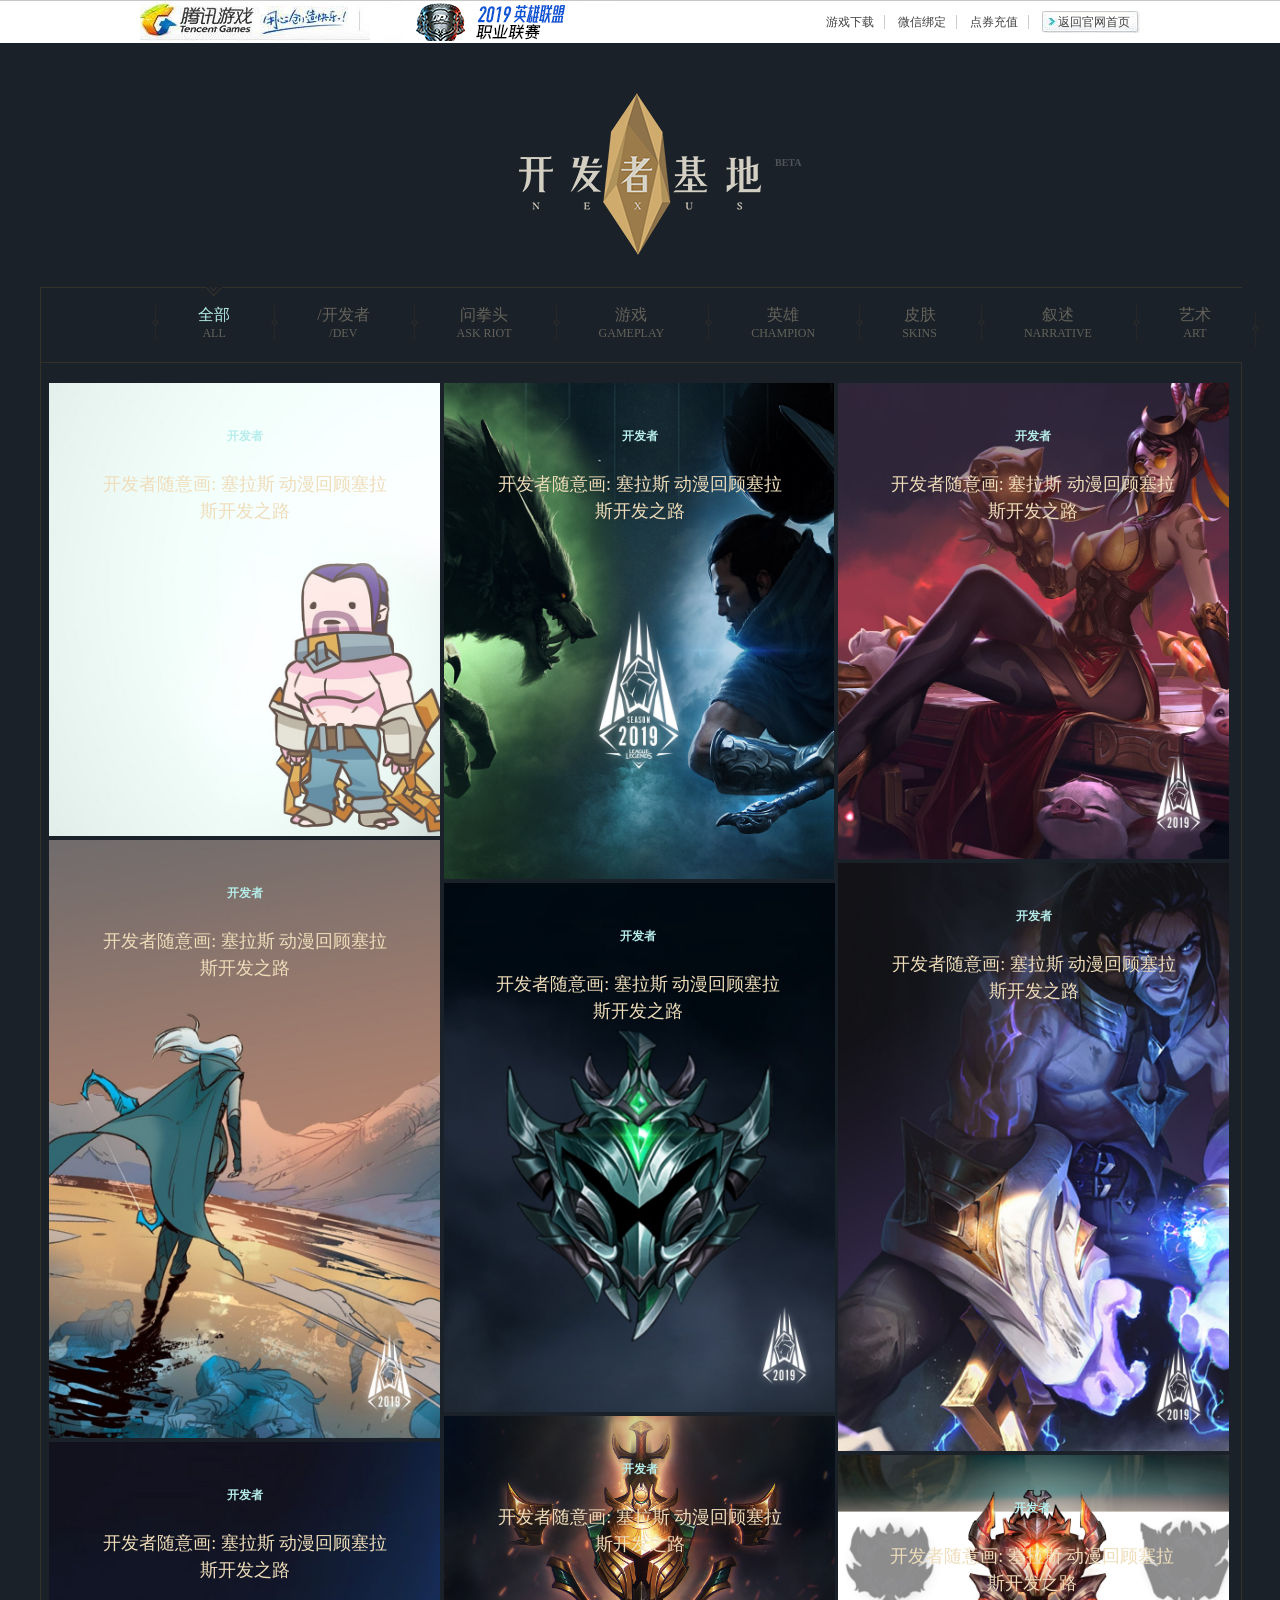
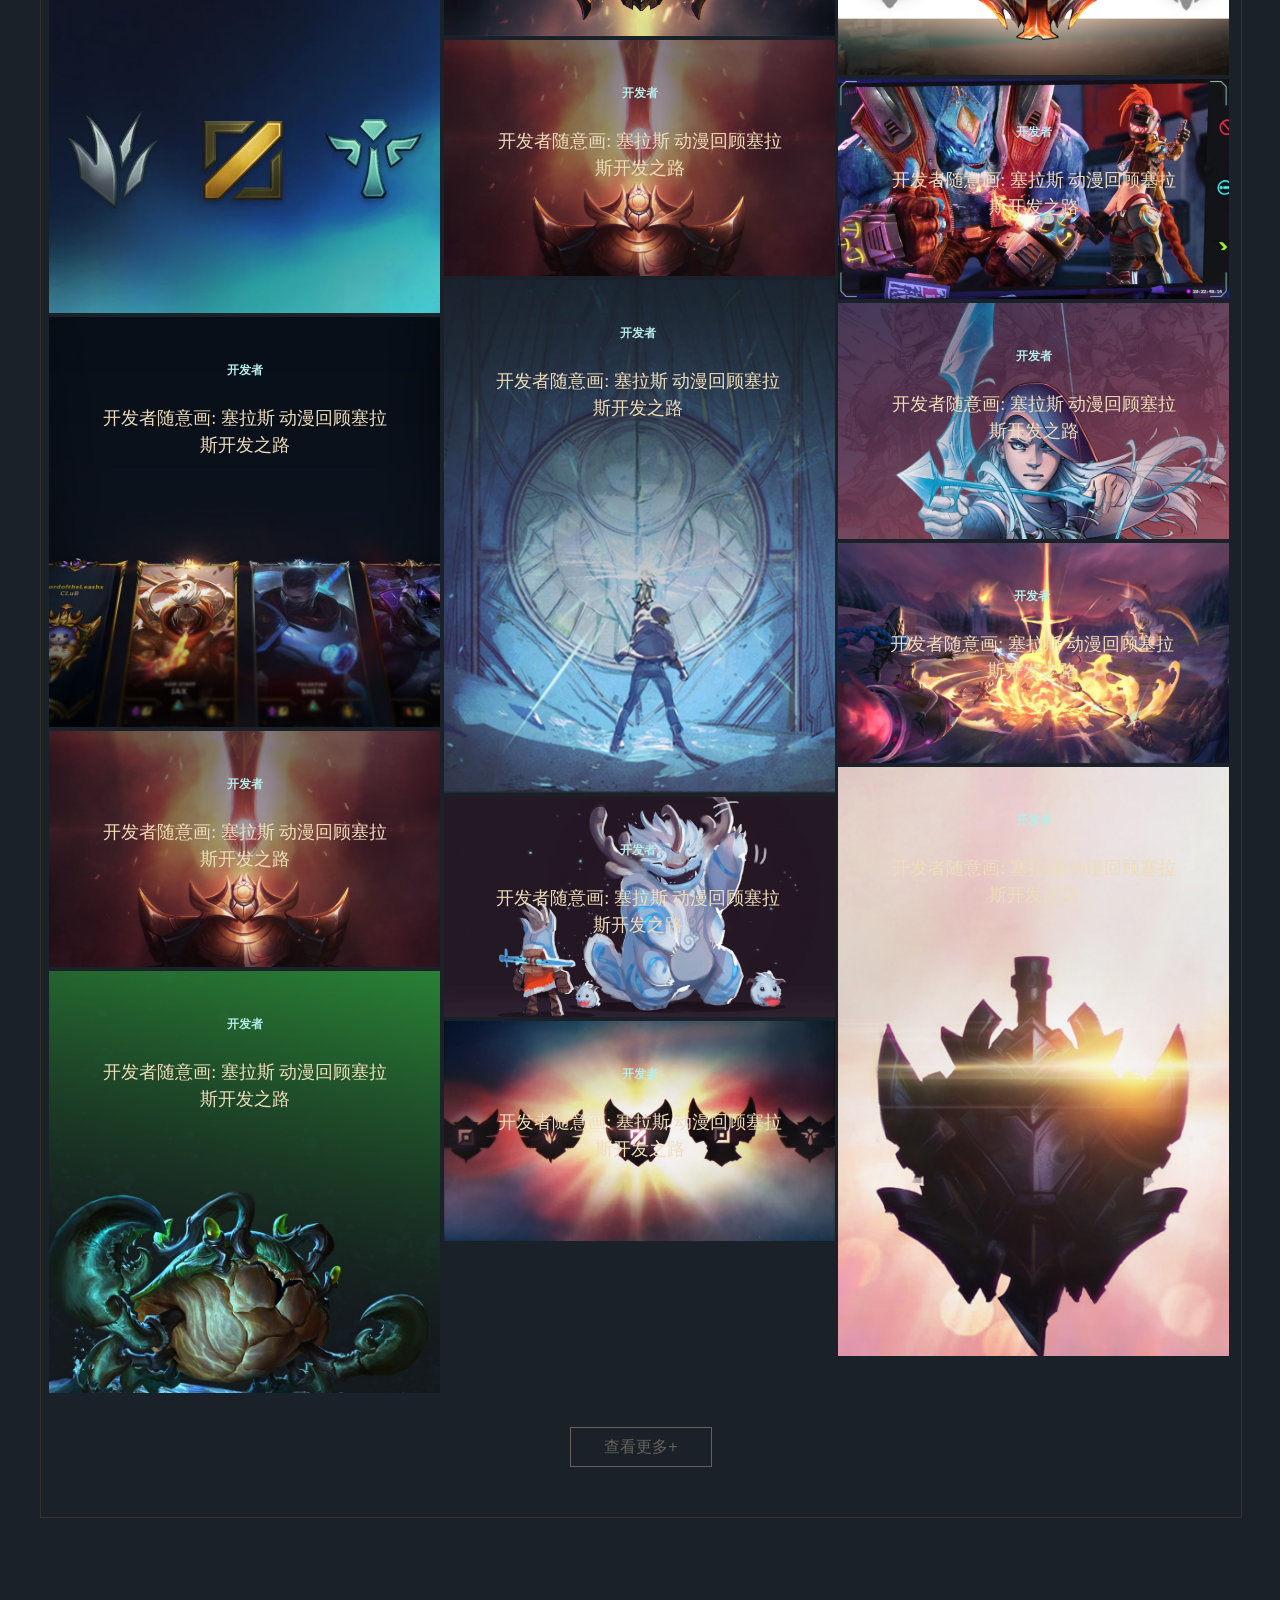
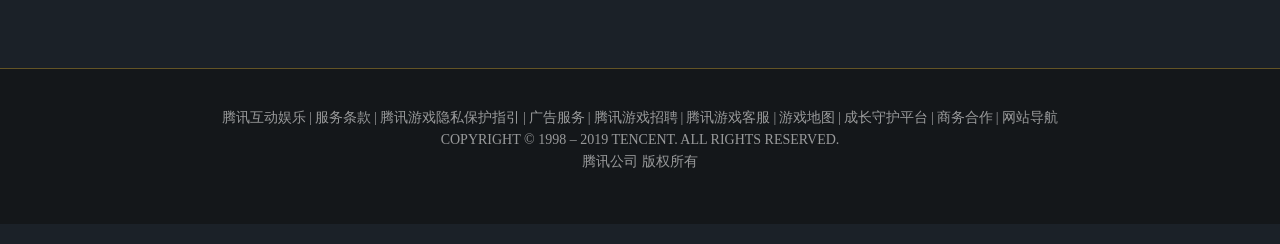
<file: jhh/index.html>
<!DOCTYPE html>
<html lang="en">

<head>
    <meta charset="UTF-8">
    <meta name="viewport" content="width=device-width, initial-scale=1.0 user-scalable=0">
    <meta http-equiv="X-UA-Compatible" content="ie=edge">
    <title>开发者基地</title>
    <link rel="icon" href="favicon.png">
    <link rel="stylesheet" href="css/base.css">
    <link rel="stylesheet" href="css/index.css">
    <script src="js/index.js"></script>
    <script src="js/jquery-1.12.4.js"></script>
</head>

<body>

    <div class="fa">
        <!-- 顶部广告区域 -->
        <div class="top_ban">
            <ul class="top_ban_list clearfix">
                <li class="tx fl"><a href="https://game.qq.com/" target="_blank"></a></li>
                <li class="bs fl"><a href="https://lpl.qq.com/es/lpl/2019/?ADTAG=cooperation.inner.lolwebtop"
                        target="_blank"></a></li>
                <li class="list fr">
                    <a href="https://lol.qq.com/download.shtml" target="_blank">游戏下载</a>
                    <a href="https://lol.qq.com/act/a20180607wechatbinding/index.html" target="_blank">微信绑定</a>
                    <a href="https://lol.qq.com/comm-htdocs/pay/new_index.htm?t=lol" target="_blank">点券充值</a>
                    <p>
                        <a href="https://lol.qq.com/" target="_blank">返回官网首页</a>
                    </p>
                </li>
            </ul>
        </div>

        <!-- 中间主体内容 -->
        <div class="max_body">
            <!-- 开发者基地 -->
            <div class="header_bar">
                <a href="https://lol.qq.com/nexus/pc/detail/jack.html?iDesignId=13&iProdId=285960" target="_blank"><span>BETA</span></a>
            </div>

            <!-- 主体部分 -->
            <div class="g_main">
                <!-- 导航部分 -->
                <div class="g_main_nav">
                    <ul class="g_main_nav_ul">
                        <li class="g_main_nav_ul_li new"><i></i>全部<span>ALL</span></li>
                        <li class="g_main_nav_ul_li"><i></i>/开发者<span>/DEV</span></li>
                        <li class="g_main_nav_ul_li"><i></i>问拳头<span>ASK RIOT</span></li>
                        <li class="g_main_nav_ul_li"><i></i>游戏<span>GAMEPLAY</span></li>
                        <li class="g_main_nav_ul_li"><i></i>英雄<span>CHAMPION</span></li>
                        <li class="g_main_nav_ul_li"><i></i>皮肤<span>SKINS</span></li>
                        <li class="g_main_nav_ul_li"><i></i>叙述<span>NARRATIVE</span></li>
                        <li class="g_main_nav_ul_li"><i></i>艺术<span>ART</span></li>
                        <li class="g_main_nav_ul_li"><em><a href="link/login.html" target="_blank"></a></em></li>
                    </ul>
                </div>

                <!-- 内容部分 -->
                <div class="g_main_con">
                    <div class="g_main_con_one item show">
                        <!-- 瀑布流图片内容 -->
                        <div class="g_main_main">
                            <ul class="g_main_pic clearfix">
                                <li class="g_main_box fl">
                                    <div class="g_main_box_con">
                                        <div class="g_main_box_con_sanjiao"></div>
                                        <h3>开发者</h3>
                                        <i></i>
                                        <h2>开发者随意画: 塞拉斯 动漫回顾塞拉斯开发之路</h2>
                                        <div class="g_main_box_con_hide">
                                            <p>塞拉斯 动漫回顾塞拉斯开发之路</p>
                                            <span>拳头游戏 —— 3周前</span>
                                        </div>
                                        <div class="g_main_box_con_food">
                                            <p>9条评论</p>
                                        </div>
                                    </div>
                                    <img src="img/con (0).jpg" alt="">
                                </li>
                                <li class="g_main_box fl">
                                    <div class="g_main_box_con">
                                        <div class="g_main_box_con_sanjiao"></div>
                                        <h3>开发者</h3>
                                        <i></i>
                                        <h2>开发者随意画: 塞拉斯 动漫回顾塞拉斯开发之路</h2>
                                        <div class="g_main_box_con_hide">
                                            <p>塞拉斯 动漫回顾塞拉斯开发之路</p>
                                            <span>拳头游戏 —— 3周前</span>
                                        </div>
                                        <div class="g_main_box_con_food">
                                            <p>9条评论</p>
                                        </div>
                                    </div>
                                    <img src="img/con (1).jpg" alt="">
                                </li>
                                <li class="g_main_box fl">
                                    <div class="g_main_box_con">
                                        <div class="g_main_box_con_sanjiao"></div>
                                        <h3>开发者</h3>
                                        <i></i>
                                        <h2>开发者随意画: 塞拉斯 动漫回顾塞拉斯开发之路</h2>
                                        <div class="g_main_box_con_hide">
                                            <p>塞拉斯 动漫回顾塞拉斯开发之路</p>
                                            <span>拳头游戏 —— 3周前</span>
                                        </div>
                                        <div class="g_main_box_con_food">
                                            <p>9条评论</p>
                                        </div>
                                    </div>
                                    <img src="img/con (2).jpg" alt="">
                                </li>
                                <li class="g_main_box fl">
                                    <div class="g_main_box_con">
                                        <div class="g_main_box_con_sanjiao"></div>
                                        <h3>开发者</h3>
                                        <i></i>
                                        <h2>开发者随意画: 塞拉斯 动漫回顾塞拉斯开发之路</h2>
                                        <div class="g_main_box_con_hide">
                                            <p>塞拉斯 动漫回顾塞拉斯开发之路</p>
                                            <span>拳头游戏 —— 3周前</span>
                                        </div>
                                        <div class="g_main_box_con_food">
                                            <p>9条评论</p>
                                        </div>
                                    </div>
                                    <img src="img/con (3).jpg" alt="">
                                </li>
                                <li class="g_main_box fl">
                                    <div class="g_main_box_con">
                                        <div class="g_main_box_con_sanjiao"></div>
                                        <h3>开发者</h3>
                                        <i></i>
                                        <h2>开发者随意画: 塞拉斯 动漫回顾塞拉斯开发之路</h2>
                                        <div class="g_main_box_con_hide">
                                            <p>塞拉斯 动漫回顾塞拉斯开发之路</p>
                                            <span>拳头游戏 —— 3周前</span>
                                        </div>
                                        <div class="g_main_box_con_food">
                                            <p>9条评论</p>
                                        </div>
                                    </div>
                                    <img src="img/con (4).jpg" alt="">
                                </li>
                                <li class="g_main_box fl">
                                    <div class="g_main_box_con">
                                        <div class="g_main_box_con_sanjiao"></div>
                                        <h3>开发者</h3>
                                        <i></i>
                                        <h2>开发者随意画: 塞拉斯 动漫回顾塞拉斯开发之路</h2>
                                        <div class="g_main_box_con_hide">
                                            <p>塞拉斯 动漫回顾塞拉斯开发之路</p>
                                            <span>拳头游戏 —— 3周前</span>
                                        </div>
                                        <div class="g_main_box_con_food">
                                            <p>9条评论</p>
                                        </div>
                                    </div>
                                    <img src="img/con (5).jpg" alt="">
                                </li>
                                <li class="g_main_box fl">
                                    <div class="g_main_box_con">
                                        <div class="g_main_box_con_sanjiao"></div>
                                        <h3>开发者</h3>
                                        <i></i>
                                        <h2>开发者随意画: 塞拉斯 动漫回顾塞拉斯开发之路</h2>
                                        <div class="g_main_box_con_hide">
                                            <p>塞拉斯 动漫回顾塞拉斯开发之路</p>
                                            <span>拳头游戏 —— 3周前</span>
                                        </div>
                                        <div class="g_main_box_con_food">
                                            <p>9条评论</p>
                                        </div>
                                    </div>
                                    <img src="img/con (6).jpg" alt="">
                                </li>
                                <li class="g_main_box fl">
                                    <div class="g_main_box_con">
                                        <div class="g_main_box_con_sanjiao"></div>
                                        <h3>开发者</h3>
                                        <i></i>
                                        <h2>开发者随意画: 塞拉斯 动漫回顾塞拉斯开发之路</h2>
                                        <div class="g_main_box_con_hide">
                                            <p>塞拉斯 动漫回顾塞拉斯开发之路</p>
                                            <span>拳头游戏 —— 3周前</span>
                                        </div>
                                        <div class="g_main_box_con_food">
                                            <p>9条评论</p>
                                        </div>
                                    </div>

                                    <img src="img/con (19).jpg" alt="">
                                </li>
                                <li class="g_main_box fl">
                                    <div class="g_main_box_con">
                                        <div class="g_main_box_con_sanjiao"></div>
                                        <h3>开发者</h3>
                                        <i></i>
                                        <h2>开发者随意画: 塞拉斯 动漫回顾塞拉斯开发之路</h2>
                                        <div class="g_main_box_con_hide">
                                            <p>塞拉斯 动漫回顾塞拉斯开发之路</p>
                                            <span>拳头游戏 —— 3周前</span>
                                        </div>
                                        <div class="g_main_box_con_food">
                                            <p>9条评论</p>
                                        </div>
                                    </div>

                                    <img src="img/con (13).jpg" alt="">
                                </li>
                                <li class="g_main_box fl">
                                    <div class="g_main_box_con">
                                        <div class="g_main_box_con_sanjiao"></div>
                                        <h3>开发者</h3>
                                        <i></i>
                                        <h2>开发者随意画: 塞拉斯 动漫回顾塞拉斯开发之路</h2>
                                        <div class="g_main_box_con_hide">
                                            <p>塞拉斯 动漫回顾塞拉斯开发之路</p>
                                            <span>拳头游戏 —— 3周前</span>
                                        </div>
                                        <div class="g_main_box_con_food">
                                            <p>9条评论</p>
                                        </div>
                                    </div>
                                    <img src="img/con (7).jpg" alt="">
                                </li>
                                <li class="g_main_box fl">
                                    <div class="g_main_box_con">
                                        <div class="g_main_box_con_sanjiao"></div>
                                        <h3>开发者</h3>
                                        <i></i>
                                        <h2>开发者随意画: 塞拉斯 动漫回顾塞拉斯开发之路</h2>
                                        <div class="g_main_box_con_hide">
                                            <p>塞拉斯 动漫回顾塞拉斯开发之路</p>
                                            <span>拳头游戏 —— 3周前</span>
                                        </div>
                                        <div class="g_main_box_con_food">
                                            <p>9条评论</p>
                                        </div>
                                    </div>
                                    <img src="img/con (8).jpg" alt="">
                                </li>
                                <li class="g_main_box fl">
                                    <div class="g_main_box_con">
                                        <div class="g_main_box_con_sanjiao"></div>
                                        <h3>开发者</h3>
                                        <i></i>
                                        <h2>开发者随意画: 塞拉斯 动漫回顾塞拉斯开发之路</h2>
                                        <div class="g_main_box_con_hide">
                                            <p>塞拉斯 动漫回顾塞拉斯开发之路</p>
                                            <span>拳头游戏 —— 3周前</span>
                                        </div>
                                        <div class="g_main_box_con_food">
                                            <p>9条评论</p>
                                        </div>
                                    </div>
                                    <img src="img/con (9).jpg" alt="">
                                </li>
                                <li class="g_main_box fl">
                                    <div class="g_main_box_con">
                                        <div class="g_main_box_con_sanjiao"></div>
                                        <h3>开发者</h3>
                                        <i></i>
                                        <h2>开发者随意画: 塞拉斯 动漫回顾塞拉斯开发之路</h2>
                                        <div class="g_main_box_con_hide">
                                            <p>塞拉斯 动漫回顾塞拉斯开发之路</p>
                                            <span>拳头游戏 —— 3周前</span>
                                        </div>
                                        <div class="g_main_box_con_food">
                                            <p>9条评论</p>
                                        </div>
                                    </div>
                                    <img src="img/con (10).jpg" alt="">
                                </li>
                                <li class="g_main_box fl">
                                    <div class="g_main_box_con">
                                        <div class="g_main_box_con_sanjiao"></div>
                                        <h3>开发者</h3>
                                        <i></i>
                                        <h2>开发者随意画: 塞拉斯 动漫回顾塞拉斯开发之路</h2>
                                        <div class="g_main_box_con_hide">
                                            <p>塞拉斯 动漫回顾塞拉斯开发之路</p>
                                            <span>拳头游戏 —— 3周前</span>
                                        </div>
                                        <div class="g_main_box_con_food">
                                            <p>9条评论</p>
                                        </div>
                                    </div>
                                    <img src="img/con (11).jpg" alt="">
                                </li>
                                <li class="g_main_box fl">
                                    <div class="g_main_box_con">
                                        <div class="g_main_box_con_sanjiao"></div>
                                        <h3>开发者</h3>
                                        <i></i>
                                        <h2>开发者随意画: 塞拉斯 动漫回顾塞拉斯开发之路</h2>
                                        <div class="g_main_box_con_hide">
                                            <p>塞拉斯 动漫回顾塞拉斯开发之路</p>
                                            <span>拳头游戏 —— 3周前</span>
                                        </div>
                                        <div class="g_main_box_con_food">
                                            <p>9条评论</p>
                                        </div>
                                    </div>
                                    <img src="img/con (12).jpg" alt="">
                                </li>
                                <li class="g_main_box fl">
                                    <div class="g_main_box_con">
                                        <div class="g_main_box_con_sanjiao"></div>
                                        <h3>开发者</h3>
                                        <i></i>
                                        <h2>开发者随意画: 塞拉斯 动漫回顾塞拉斯开发之路</h2>
                                        <div class="g_main_box_con_hide">
                                            <p>塞拉斯 动漫回顾塞拉斯开发之路</p>
                                            <span>拳头游戏 —— 3周前</span>
                                        </div>
                                        <div class="g_main_box_con_food">
                                            <p>9条评论</p>
                                        </div>
                                    </div>
                                    <img src="img/con (7).jpg" alt="">
                                </li>
                                <li class="g_main_box fl">
                                    <div class="g_main_box_con">
                                        <div class="g_main_box_con_sanjiao"></div>
                                        <h3>开发者</h3>
                                        <i></i>
                                        <h2>开发者随意画: 塞拉斯 动漫回顾塞拉斯开发之路</h2>
                                        <div class="g_main_box_con_hide">
                                            <p>塞拉斯 动漫回顾塞拉斯开发之路</p>
                                            <span>拳头游戏 —— 3周前</span>
                                        </div>
                                        <div class="g_main_box_con_food">
                                            <p>9条评论</p>
                                        </div>
                                    </div>
                                    <img src="img/con (14).jpg" alt="">
                                </li>
                                <li class="g_main_box fl">
                                    <div class="g_main_box_con">
                                        <div class="g_main_box_con_sanjiao"></div>
                                        <h3>开发者</h3>
                                        <i></i>
                                        <h2>开发者随意画: 塞拉斯 动漫回顾塞拉斯开发之路</h2>
                                        <div class="g_main_box_con_hide">
                                            <p>塞拉斯 动漫回顾塞拉斯开发之路</p>
                                            <span>拳头游戏 —— 3周前</span>
                                        </div>
                                        <div class="g_main_box_con_food">
                                            <p>9条评论</p>
                                        </div>
                                    </div>
                                    <img src="img/con (15).jpg" alt="">
                                </li>
                                <li class="g_main_box fl">
                                    <div class="g_main_box_con">
                                        <div class="g_main_box_con_sanjiao"></div>
                                        <h3>开发者</h3>
                                        <i></i>
                                        <h2>开发者随意画: 塞拉斯 动漫回顾塞拉斯开发之路</h2>
                                        <div class="g_main_box_con_hide">
                                            <p>塞拉斯 动漫回顾塞拉斯开发之路</p>
                                            <span>拳头游戏 —— 3周前</span>
                                        </div>
                                        <div class="g_main_box_con_food">
                                            <p>9条评论</p>
                                        </div>
                                    </div>
                                    <img src="img/con (16).jpg" alt="">
                                </li>
                                <li class="g_main_box fl">
                                    <div class="g_main_box_con">
                                        <div class="g_main_box_con_sanjiao"></div>
                                        <h3>开发者</h3>
                                        <i></i>
                                        <h2>开发者随意画: 塞拉斯 动漫回顾塞拉斯开发之路</h2>
                                        <div class="g_main_box_con_hide">
                                            <p>塞拉斯 动漫回顾塞拉斯开发之路</p>
                                            <span>拳头游戏 —— 3周前</span>
                                        </div>
                                        <div class="g_main_box_con_food">
                                            <p>9条评论</p>
                                        </div>
                                    </div>
                                    <img src="img/con (17).jpg" alt="">
                                </li>
                            </ul>
                        </div>

                        <!-- 点击按钮 -->
                        <div class="g_main_btn ">
                            <input type="button" value="查看更多+">
                        </div>

                    </div>

                    <div class="g_main_con_one item hide">
                        <!-- 瀑布流图片内容 -->
                        <div class="g_main_main">
                            <ul class="g_main_pic clearfix">
                                    <li class="g_main_box fl">
                                            <div class="g_main_box_con">
                                                <div class="g_main_box_con_sanjiao"></div>
                                                <h3>开发者</h3>
                                                <i></i>
                                                <h2>开发者随意画: 塞拉斯 动漫回顾塞拉斯开发之路</h2>
                                                <div class="g_main_box_con_hide">
                                                    <p>塞拉斯 动漫回顾塞拉斯开发之路</p>
                                                    <span>拳头游戏 —— 3周前</span>
                                                </div>
                                                <div class="g_main_box_con_food">
                                                    <p>9条评论</p>
                                                </div>
                                            </div>
                                            <img src="img/con (0).jpg" alt="">
                                    </li>
                                    <li class="g_main_box fl">
                                        <div class="g_main_box_con">
                                            <div class="g_main_box_con_sanjiao"></div>
                                            <h3>开发者</h3>
                                            <i></i>
                                            <h2>开发者随意画: 塞拉斯 动漫回顾塞拉斯开发之路</h2>
                                            <div class="g_main_box_con_hide">
                                                <p>塞拉斯 动漫回顾塞拉斯开发之路</p>
                                                <span>拳头游戏 —— 3周前</span>
                                            </div>
                                            <div class="g_main_box_con_food">
                                                <p>9条评论</p>
                                            </div>
                                        </div>
                                        <img src="img/con (2).jpg" alt="">
                                    </li>
                                    <li class="g_main_box fl">
                                        <div class="g_main_box_con">
                                            <div class="g_main_box_con_sanjiao"></div>
                                            <h3>开发者</h3>
                                            <i></i>
                                            <h2>开发者随意画: 塞拉斯 动漫回顾塞拉斯开发之路</h2>
                                            <div class="g_main_box_con_hide">
                                                <p>塞拉斯 动漫回顾塞拉斯开发之路</p>
                                                <span>拳头游戏 —— 3周前</span>
                                            </div>
                                            <div class="g_main_box_con_food">
                                                <p>9条评论</p>
                                            </div>
                                        </div>
                                        <img src="img/con (3).jpg" alt="">
                                    </li>
                                    <li class="g_main_box fl">
                                        <div class="g_main_box_con">
                                            <div class="g_main_box_con_sanjiao"></div>
                                            <h3>开发者</h3>
                                            <i></i>
                                            <h2>开发者随意画: 塞拉斯 动漫回顾塞拉斯开发之路</h2>
                                            <div class="g_main_box_con_hide">
                                                <p>塞拉斯 动漫回顾塞拉斯开发之路</p>
                                                <span>拳头游戏 —— 3周前</span>
                                            </div>
                                            <div class="g_main_box_con_food">
                                                <p>9条评论</p>
                                            </div>
                                        </div>
                                        <img src="img/con (4).jpg" alt="">
                                    </li>
                                    <li class="g_main_box fl">
                                        <div class="g_main_box_con">
                                            <div class="g_main_box_con_sanjiao"></div>
                                            <h3>开发者</h3>
                                            <i></i>
                                            <h2>开发者随意画: 塞拉斯 动漫回顾塞拉斯开发之路</h2>
                                            <div class="g_main_box_con_hide">
                                                <p>塞拉斯 动漫回顾塞拉斯开发之路</p>
                                                <span>拳头游戏 —— 3周前</span>
                                            </div>
                                            <div class="g_main_box_con_food">
                                                <p>9条评论</p>
                                            </div>
                                        </div>
                                        <img src="img/con (5).jpg" alt="">
                                    </li>
                                    <li class="g_main_box fl">
                                        <div class="g_main_box_con">
                                            <div class="g_main_box_con_sanjiao"></div>
                                            <h3>开发者</h3>
                                            <i></i>
                                            <h2>开发者随意画: 塞拉斯 动漫回顾塞拉斯开发之路</h2>
                                            <div class="g_main_box_con_hide">
                                                <p>塞拉斯 动漫回顾塞拉斯开发之路</p>
                                                <span>拳头游戏 —— 3周前</span>
                                            </div>
                                            <div class="g_main_box_con_food">
                                                <p>9条评论</p>
                                            </div>
                                        </div>
                                        <img src="img/con (6).jpg" alt="">
                                    </li>
                                    <li class="g_main_box fl">
                                        <div class="g_main_box_con">
                                            <div class="g_main_box_con_sanjiao"></div>
                                            <h3>开发者</h3>
                                            <i></i>
                                            <h2>开发者随意画: 塞拉斯 动漫回顾塞拉斯开发之路</h2>
                                            <div class="g_main_box_con_hide">
                                                <p>塞拉斯 动漫回顾塞拉斯开发之路</p>
                                                <span>拳头游戏 —— 3周前</span>
                                            </div>
                                            <div class="g_main_box_con_food">
                                                <p>9条评论</p>
                                            </div>
                                        </div>
                                        <img src="img/con (7).jpg" alt="">
                                    </li>
                                    <li class="g_main_box fl">
                                        <div class="g_main_box_con">
                                            <div class="g_main_box_con_sanjiao"></div>
                                            <h3>开发者</h3>
                                            <i></i>
                                            <h2>开发者随意画: 塞拉斯 动漫回顾塞拉斯开发之路</h2>
                                            <div class="g_main_box_con_hide">
                                                <p>塞拉斯 动漫回顾塞拉斯开发之路</p>
                                                <span>拳头游戏 —— 3周前</span>
                                            </div>
                                            <div class="g_main_box_con_food">
                                                <p>9条评论</p>
                                            </div>
                                        </div>
    
                                        <img src="img/con (19).jpg" alt="">
                                    </li>
                                    <li class="g_main_box fl">
                                        <div class="g_main_box_con">
                                            <div class="g_main_box_con_sanjiao"></div>
                                            <h3>开发者</h3>
                                            <i></i>
                                            <h2>开发者随意画: 塞拉斯 动漫回顾塞拉斯开发之路</h2>
                                            <div class="g_main_box_con_hide">
                                                <p>塞拉斯 动漫回顾塞拉斯开发之路</p>
                                                <span>拳头游戏 —— 3周前</span>
                                            </div>
                                            <div class="g_main_box_con_food">
                                                <p>9条评论</p>
                                            </div>
                                        </div>
    
                                        <img src="img/con (8).jpg" alt="">
                                    </li>
                                    <li class="g_main_box fl">
                                        <div class="g_main_box_con">
                                            <div class="g_main_box_con_sanjiao"></div>
                                            <h3>开发者</h3>
                                            <i></i>
                                            <h2>开发者随意画: 塞拉斯 动漫回顾塞拉斯开发之路</h2>
                                            <div class="g_main_box_con_hide">
                                                <p>塞拉斯 动漫回顾塞拉斯开发之路</p>
                                                <span>拳头游戏 —— 3周前</span>
                                            </div>
                                            <div class="g_main_box_con_food">
                                                <p>9条评论</p>
                                            </div>
                                        </div>
                                        <img src="img/con (10).jpg" alt="">
                                    </li>
                                    <li class="g_main_box fl">
                                        <div class="g_main_box_con">
                                            <div class="g_main_box_con_sanjiao"></div>
                                            <h3>开发者</h3>
                                            <i></i>
                                            <h2>开发者随意画: 塞拉斯 动漫回顾塞拉斯开发之路</h2>
                                            <div class="g_main_box_con_hide">
                                                <p>塞拉斯 动漫回顾塞拉斯开发之路</p>
                                                <span>拳头游戏 —— 3周前</span>
                                            </div>
                                            <div class="g_main_box_con_food">
                                                <p>9条评论</p>
                                            </div>
                                        </div>
                                        <img src="img/con (19).jpg" alt="">
                                    </li>
                                    <li class="g_main_box fl">
                                        <div class="g_main_box_con">
                                            <div class="g_main_box_con_sanjiao"></div>
                                            <h3>开发者</h3>
                                            <i></i>
                                            <h2>开发者随意画: 塞拉斯 动漫回顾塞拉斯开发之路</h2>
                                            <div class="g_main_box_con_hide">
                                                <p>塞拉斯 动漫回顾塞拉斯开发之路</p>
                                                <span>拳头游戏 —— 3周前</span>
                                            </div>
                                            <div class="g_main_box_con_food">
                                                <p>9条评论</p>
                                            </div>
                                        </div>
                                        <img src="img/con (14).jpg" alt="">
                                    </li>
                                    <li class="g_main_box fl">
                                        <div class="g_main_box_con">
                                            <div class="g_main_box_con_sanjiao"></div>
                                            <h3>开发者</h3>
                                            <i></i>
                                            <h2>开发者随意画: 塞拉斯 动漫回顾塞拉斯开发之路</h2>
                                            <div class="g_main_box_con_hide">
                                                <p>塞拉斯 动漫回顾塞拉斯开发之路</p>
                                                <span>拳头游戏 —— 3周前</span>
                                            </div>
                                            <div class="g_main_box_con_food">
                                                <p>9条评论</p>
                                            </div>
                                        </div>
                                        <img src="img/con (10).jpg" alt="">
                                    </li>
                                    <li class="g_main_box fl">
                                        <div class="g_main_box_con">
                                            <div class="g_main_box_con_sanjiao"></div>
                                            <h3>开发者</h3>
                                            <i></i>
                                            <h2>开发者随意画: 塞拉斯 动漫回顾塞拉斯开发之路</h2>
                                            <div class="g_main_box_con_hide">
                                                <p>塞拉斯 动漫回顾塞拉斯开发之路</p>
                                                <span>拳头游戏 —— 3周前</span>
                                            </div>
                                            <div class="g_main_box_con_food">
                                                <p>9条评论</p>
                                            </div>
                                        </div>
                                        <img src="img/con (11).jpg" alt="">
                                    </li>
                                    <li class="g_main_box fl">
                                        <div class="g_main_box_con">
                                            <div class="g_main_box_con_sanjiao"></div>
                                            <h3>开发者</h3>
                                            <i></i>
                                            <h2>开发者随意画: 塞拉斯 动漫回顾塞拉斯开发之路</h2>
                                            <div class="g_main_box_con_hide">
                                                <p>塞拉斯 动漫回顾塞拉斯开发之路</p>
                                                <span>拳头游戏 —— 3周前</span>
                                            </div>
                                            <div class="g_main_box_con_food">
                                                <p>9条评论</p>
                                            </div>
                                        </div>
                                        <img src="img/con (12).jpg" alt="">
                                    </li>
                                    <li class="g_main_box fl">
                                        <div class="g_main_box_con">
                                            <div class="g_main_box_con_sanjiao"></div>
                                            <h3>开发者</h3>
                                            <i></i>
                                            <h2>开发者随意画: 塞拉斯 动漫回顾塞拉斯开发之路</h2>
                                            <div class="g_main_box_con_hide">
                                                <p>塞拉斯 动漫回顾塞拉斯开发之路</p>
                                                <span>拳头游戏 —— 3周前</span>
                                            </div>
                                            <div class="g_main_box_con_food">
                                                <p>9条评论</p>
                                            </div>
                                        </div>
                                        <img src="img/con (13).jpg" alt="">
                                    </li>
                                    <li class="g_main_box fl">
                                        <div class="g_main_box_con">
                                            <div class="g_main_box_con_sanjiao"></div>
                                            <h3>开发者</h3>
                                            <i></i>
                                            <h2>开发者随意画: 塞拉斯 动漫回顾塞拉斯开发之路</h2>
                                            <div class="g_main_box_con_hide">
                                                <p>塞拉斯 动漫回顾塞拉斯开发之路</p>
                                                <span>拳头游戏 —— 3周前</span>
                                            </div>
                                            <div class="g_main_box_con_food">
                                                <p>9条评论</p>
                                            </div>
                                        </div>
                                        <img src="img/con (1).jpg" alt="">
                                    </li>
                                    <li class="g_main_box fl">
                                        <div class="g_main_box_con">
                                            <div class="g_main_box_con_sanjiao"></div>
                                            <h3>开发者</h3>
                                            <i></i>
                                            <h2>开发者随意画: 塞拉斯 动漫回顾塞拉斯开发之路</h2>
                                            <div class="g_main_box_con_hide">
                                                <p>塞拉斯 动漫回顾塞拉斯开发之路</p>
                                                <span>拳头游戏 —— 3周前</span>
                                            </div>
                                            <div class="g_main_box_con_food">
                                                <p>9条评论</p>
                                            </div>
                                        </div>
                                        <img src="img/con (15).jpg" alt="">
                                    </li>
                                    <li class="g_main_box fl">
                                        <div class="g_main_box_con">
                                            <div class="g_main_box_con_sanjiao"></div>
                                            <h3>开发者</h3>
                                            <i></i>
                                            <h2>开发者随意画: 塞拉斯 动漫回顾塞拉斯开发之路</h2>
                                            <div class="g_main_box_con_hide">
                                                <p>塞拉斯 动漫回顾塞拉斯开发之路</p>
                                                <span>拳头游戏 —— 3周前</span>
                                            </div>
                                            <div class="g_main_box_con_food">
                                                <p>9条评论</p>
                                            </div>
                                        </div>
                                        <img src="img/con (16).jpg" alt="">
                                    </li>
                                    <li class="g_main_box fl">
                                        <div class="g_main_box_con">
                                            <div class="g_main_box_con_sanjiao"></div>
                                            <h3>开发者</h3>
                                            <i></i>
                                            <h2>开发者随意画: 塞拉斯 动漫回顾塞拉斯开发之路</h2>
                                            <div class="g_main_box_con_hide">
                                                <p>塞拉斯 动漫回顾塞拉斯开发之路</p>
                                                <span>拳头游戏 —— 3周前</span>
                                            </div>
                                            <div class="g_main_box_con_food">
                                                <p>9条评论</p>
                                            </div>
                                        </div>
                                        <img src="img/con (17).jpg" alt="">
                                    </li>
                            </ul>
                        </div>

                    </div>
                    <div class="item hide">
                        <div>
                            <img src="img/game.jpg" alt="">
                        </div>
                    </div>
                    <div class="item hide">
                        <div>
                            <img src="img/game.jpg" alt="">
                        </div>
                    </div>
                    <div class="item hide">
                        <ul class="g_main_pic clearfix">
                            <li class="g_main_box fl">
                                <div class="g_main_box_con">
                                    <div class="g_main_box_con_sanjiao"></div>
                                    <h3>开发者</h3>
                                    <i></i>
                                    <h2>开发者随意画: 塞拉斯 动漫回顾塞拉斯开发之路</h2>
                                    <div class="g_main_box_con_hide">
                                        <p>塞拉斯 动漫回顾塞拉斯开发之路</p>
                                        <span>拳头游戏 —— 3周前</span>
                                    </div>
                                    <div class="g_main_box_con_food">
                                        <p>9条评论</p>
                                    </div>
                                </div>
                                <img src="img/person.jpg" alt="">
                            </li>
                        </ul>
                    </div>
                    <div class="item hide">
                        <div>
                            <img src="img/game.jpg" alt="">
                        </div>
                    </div>
                    <div class="item hide">
                        <ul class="g_main_pic clearfix">
                            <li class="g_main_box fl">
                                <div class="g_main_box_con">
                                    <div class="g_main_box_con_sanjiao"></div>
                                    <h3>开发者</h3>
                                    <i></i>
                                    <h2>开发者随意画: 塞拉斯 动漫回顾塞拉斯开发之路</h2>
                                    <div class="g_main_box_con_hide">
                                        <p>塞拉斯 动漫回顾塞拉斯开发之路</p>
                                        <span>拳头游戏 —— 3周前</span>
                                    </div>
                                    <div class="g_main_box_con_food">
                                        <p>9条评论</p>
                                    </div>
                                </div>
                                <img src="img/con (9).jpg" alt="">
                            </li>
                        </ul>
                    </div>
                    <div class="item hide">
                        <ul class="g_main_pic clearfix">
                            <li class="g_main_box fl">
                                <div class="g_main_box_con">
                                    <div class="g_main_box_con_sanjiao"></div>
                                    <h3>开发者</h3>
                                    <i></i>
                                    <h2>开发者随意画: 塞拉斯 动漫回顾塞拉斯开发之路</h2>
                                    <div class="g_main_box_con_hide">
                                        <p>塞拉斯 动漫回顾塞拉斯开发之路</p>
                                        <span>拳头游戏 —— 3周前</span>
                                    </div>
                                    <div class="g_main_box_con_food">
                                        <p>9条评论</p>
                                    </div>
                                </div>
                                <img src="img/con (1).jpg" alt="">
                            </li>
                        </ul>
                    </div>
                    <div class="item hide">9</div>
                    
                </div>
            </div>
        </div>

        <!-- 底部部分 -->
        <div class="foot">
            <p>
                <span><a href="">腾讯互动娱乐</a></span>
                <span>|</span>
                <span><a href="">服务条款</a></span>
                <span>|</span>
                <span><a href="">腾讯游戏隐私保护指引</a></span>
                <span>|</span>
                <span><a href="">广告服务</a></span>
                <span>|</span>
                <span><a href="">腾讯游戏招聘</a></span>
                <span>|</span>
                <span><a href="">腾讯游戏客服</a></span>
                <span>|</span>
                <span><a href="">游戏地图</a></span>
                <span>|</span>
                <span><a href="">成长守护平台</a></span>
                <span>|</span>
                <span><a href="">商务合作</a></span>
                <span>|</span>
                <span><a href="">网站导航</a></span>
            </p>
            <p>
                <span>COPYRIGHT © 1998 – 2019 TENCENT. ALL RIGHTS RESERVED.</span>
            </p>
            <p>
                <span><a href="">腾讯公司 版权所有</a></span>
            </p>
        </div>
    </div>

</body>
</html>
</file>
<file: jhh/css/base.css>
body,
p,
h1,
h2,
h3,
h4,
h5,
h6,
ul,
dl,
ol,
dd {
  margin: 0;
  padding: 0;
  list-style: none;
  font-family: "微软雅黑";
  font-size: 12px;
  background: #fff;
}
img,
input {
  vertical-align: middle;
  border: 0 none;
  outline-style: none;
  margin: 0;
  padding: 0;
}
a {
  text-decoration: none;
  color: #424242;
}
a:hover {
  color: #e9852d;
}
.fl {
  float: left;
}
.fr {
  float: right;
}
.clearfix::after {
  content: "";
  display: block;
  clear: both;
  height: 0;
  line-height: 0;
  visibility: hidden;
}
.clearfix {
  zoom: 1;
}
</file>
<file: jhh/css/index.css>
.fa {
  padding-bottom: 20px;
  background-color: #1b2128;
}
.fa .top_ban {
  width: 100%;
  border-top: 1px solid #c7c7c7;
  background-color: #fff;
}
.fa .top_ban .top_ban_list {
  width: 1000px;
  height: 42px;
  line-height: 42px;
  margin: 0 auto;
}
.fa .top_ban .top_ban_list a {
  display: block;
  width: 230px;
  height: 40px;
}
.fa .top_ban .top_ban_list a:hover {
  color: skyblue;
}
.fa .top_ban .top_ban_list .tx a {
  margin-right: 15px;
  background: url('../img/top-bg.jpg') no-repeat 0 -43px;
}
.fa .top_ban .top_ban_list .bs a {
  background: url('../img/top-bg.jpg') no-repeat 0 -85px;
}
.fa .top_ban .top_ban_list .list a {
  display: inline;
  padding: 0px 10px;
  border-right: 1px solid #ccc;
}
.fa .top_ban .top_ban_list .list p {
  display: inline-block;
  padding-left: 10px;
}
.fa .top_ban .top_ban_list .list p a {
  display: inline-block;
  width: 72px;
  height: 22px;
  line-height: 22px;
  padding-left: 16px;
  border: none;
  background: url('../img/top-bg.jpg') no-repeat 0 -137px;
}
.fa .max_body {
  padding: 0px 40px;
  background-color: #1b2128;
  padding-bottom: 150px;
}
.fa .max_body .header_bar {
  padding: 40px 0px 20px 0px;
}
.fa .max_body .header_bar a {
  display: block;
  width: 270px;
  height: 184px;
  margin: 0 auto;
  font-size: 10px;
  font-weight: 600;
  color: #4e545b;
  background: url('../img/logo.png') no-repeat;
}
.fa .max_body .header_bar a span {
  position: relative;
  top: 40%;
  left: 100%;
}
.fa .max_body .header_bar a:hover {
  color: #ccc;
}
.fa .max_body .g_main {
  width: 100%;
  border: 1px solid #35312a;
  margin: 0 auto;
}
.fa .max_body .g_main .g_main_nav {
  width: 100%;
  border-bottom: 1px solid #35312a;
  background-color: #1b2128;
  animation: all 1s linear;
}
.fa .max_body .g_main .g_main_nav .g_main_nav_ul {
  background-color: #1b2128;
  width: 1440px;
  margin: 0 auto;
  text-align: center;
}
.fa .max_body .g_main .g_main_nav .g_main_nav_ul .g_main_nav_ul_li {
  display: inline-block;
  position: relative;
  height: 51px;
  text-align: center;
  font-size: 16px;
  color: #64625a;
  padding: 17px 42px 0px;
  background-color: #1b2128;
}
.fa .max_body .g_main .g_main_nav .g_main_nav_ul .g_main_nav_ul_li span {
  display: block;
  font-size: 12px;
}
.fa .max_body .g_main .g_main_nav .g_main_nav_ul .g_main_nav_ul_li a {
  display: inline-block;
  height: 26px;
  background-image: url('../img/sprite.png');
  background-position: -128px -75px;
  width: 26px;
}
.fa .max_body .g_main .g_main_nav .g_main_nav_ul .g_main_nav_ul_li:first-child {
  position: relative;
}
.fa .max_body .g_main .g_main_nav .g_main_nav_ul .new {
  color: #b6edeb;
}
.fa .max_body .g_main .g_main_nav .g_main_nav_ul .new i {
  position: absolute;
  left: 50%;
  margin-left: -8px;
  top: -1px;
  width: 16px;
  height: 10px;
  background: url('../img/sprite.png') no-repeat -90px -148px;
  background-color: #1b2128;
}
.fa .max_body .g_main .g_main_nav .g_main_nav_ul .new span {
  color: #64625a;
}
.fa .max_body .g_main .g_main_nav .g_main_nav_ul .g_main_nav_ul_li::before {
  display: block;
  content: '';
  width: 8px;
  height: 35px;
  position: absolute;
  left: -5px;
  top: 50%;
  margin-top: -17px;
  background: url('../img/spr.png') no-repeat -245px 0px;
}
.fa .max_body .g_main .g_main_nav .g_main_nav_ul .g_main_nav_ul_li:hover {
  color: #b6edeb;
}
.fa .max_body .g_main .g_main_nav .g_main_nav_ul .g_main_nav_ul_li:hover i {
  position: absolute;
  left: 50%;
  margin-left: -8px;
  top: -1px;
  width: 16px;
  height: 10px;
  background: url('../img/sprite.png') no-repeat -90px -148px;
  background-color: #1b2128;
}
.fa .max_body .g_main .g_main_nav .g_main_nav_ul .g_main_nav_ul_li:hover span {
  color: #64625a;
}
.fa .max_body .g_main .g_main_con .g_main_con_one .g_main_main {
  position: relative;
  padding: 20px 8px 30px;
}
.fa .max_body .g_main .g_main_con .g_main_con_one .g_main_main .g_main_box:nth-child(3n) {
  padding-right: 0px;
}
.fa .max_body .g_main .g_main_con .g_main_con_one .g_main_btn {
  margin-bottom: 50px;
}
.fa .max_body .g_main .g_main_con .g_main_con_one .g_main_btn input {
  display: block;
  width: 142px;
  height: 40px;
  margin: 0 auto;
  font-size: 16px;
  color: #64625a;
  background-color: #1b2128;
  border: 1px solid #64625a;
}
.fa .max_body .g_main .g_main_con .item:nth-child(3),
.fa .max_body .g_main .g_main_con .item:nth-child(4),
.fa .max_body .g_main .g_main_con .item:nth-child(6) {
  position: relative;
  height: 400px;
}
.fa .max_body .g_main .g_main_con .item:nth-child(3) div,
.fa .max_body .g_main .g_main_con .item:nth-child(4) div,
.fa .max_body .g_main .g_main_con .item:nth-child(6) div {
  position: absolute;
  left: 50%;
  margin-left: -298px;
  top: 20px;
}
.fa .max_body .g_main .g_main_con .item:nth-child(3) div img,
.fa .max_body .g_main .g_main_con .item:nth-child(4) div img,
.fa .max_body .g_main .g_main_con .item:nth-child(6) div img {
  width: 596px;
  height: 298px;
}
.fa .max_body .g_main .g_main_con .item:nth-child(5) {
  padding: 20px 8px 40px;
  height: 270px;
}
.fa .max_body .g_main .g_main_con .item:nth-child(5) .g_main_pic {
  background-color: #1b2128;
}
.fa .max_body .g_main .g_main_con .item:nth-child(5) .g_main_pic .g_main_box img {
  width: 100%;
  height: auto;
}
.fa .max_body .g_main .g_main_con .item:nth-child(7),
.fa .max_body .g_main .g_main_con .item:nth-child(8) {
  padding: 20px 8px 40px;
  height: 600px;
}
.fa .max_body .g_main .g_main_con .item:nth-child(7) .g_main_pic,
.fa .max_body .g_main .g_main_con .item:nth-child(8) .g_main_pic {
  background-color: #1b2128;
}
.fa .max_body .g_main .g_main_con .item:nth-child(7) .g_main_pic .g_main_box img,
.fa .max_body .g_main .g_main_con .item:nth-child(8) .g_main_pic .g_main_box img {
  width: 100%;
  height: auto;
}
.fa .foot {
  width: 100%;
  height: 156px;
  background: #14171a;
  text-align: center;
  border-top: 1px solid #635426;
  padding-top: 40px;
  box-sizing: border-box;
}
.fa .foot p {
  background: #14171a;
  margin-bottom: 5px;
}
.fa .foot p span {
  color: #999A9B;
  font-size: 14px;
}
.fa .foot p span a {
  color: #999A9B;
  font-size: 14px;
}
.fa .foot p span a:hover {
  color: #fff;
}
.show {
  display: block;
}
.hide {
  display: none;
}
.g_main_pic {
  width: 100%;
  position: relative;
  background-color: #1b2128;
}
.g_main_pic .g_main_box {
  position: relative;
  width: 33%;
  padding: 0px 4px 4px 0px;
}
.g_main_pic .g_main_box .g_main_box_con {
  transition: .3s;
  position: absolute;
  width: 99.5%;
  height: 99.3%;
  text-align: center;
}
.g_main_pic .g_main_box .g_main_box_con .g_main_box_con_sanjiao {
  transition: .3s;
  width: 30px;
  height: 15px;
  background: url('../img/spr.png') no-repeat -260px -20px;
  background-size: 1.5;
  opacity: 0;
  margin: 0 auto;
}
.g_main_pic .g_main_box .g_main_box_con h3 {
  display: block;
  transition: .3s;
  font-size: 12px;
  color: #b6edeb;
  padding: 20px 0 25px;
  margin-top: 10px;
  background-color: transparent;
}
.g_main_pic .g_main_box .g_main_box_con i {
  display: block;
  margin: 0 auto;
  transition: .3s;
  opacity: 0;
  width: 20px;
  height: 1px;
  background: #5f4b32;
}
.g_main_pic .g_main_box .g_main_box_con h2 {
  transition: .3s;
  padding: 0 12%;
  font-size: 18px;
  font-weight: normal;
  color: #efddba;
  line-height: 1.5;
  background-color: transparent;
}
.g_main_pic .g_main_box .g_main_box_con .g_main_box_con_hide {
  opacity: 0;
  filter: alpha(opacity=0);
  transition: .3s;
  padding: 10px 3% 0;
  color: #efddba;
  font-size: 12px;
  line-height: 1.5;
}
.g_main_pic .g_main_box .g_main_box_con .g_main_box_con_hide p {
  margin: 5px 0px;
  background-color: transparent;
}
.g_main_pic .g_main_box .g_main_box_con .g_main_box_con_food {
  position: absolute;
  transition: .3s;
  opacity: 0;
  bottom: 10px;
  font-size: 12px;
  color: #dfd3af;
  right: 50%;
  margin-right: -20px;
}
.g_main_pic .g_main_box .g_main_box_con .g_main_box_con_food p {
  background-color: transparent;
}
.g_main_pic .g_main_box .g_main_box_con .g_main_box_con_food::before {
  content: "";
  display: block;
  margin: 0 auto;
  transition: .3s;
  opacity: 0;
  width: 20px;
  height: 20px;
  background: url('../img/spr.png') no-repeat -264px -38px;
}
.g_main_pic .g_main_box .g_main_box_con:hover {
  cursor: pointer;
  background-color: rgba(46, 39, 31, 0.8);
}
.g_main_pic .g_main_box .g_main_box_con:hover .g_main_box_con_sanjiao {
  opacity: 1;
}
.g_main_pic .g_main_box .g_main_box_con:hover i {
  opacity: 1;
  transition: .3s;
}
.g_main_pic .g_main_box .g_main_box_con:hover h2 {
  transition: .3s;
  margin-top: 25px;
  color: #efddba;
}
.g_main_pic .g_main_box .g_main_box_con:hover .g_main_box_con_hide {
  opacity: 1;
}
.g_main_pic .g_main_box .g_main_box_con:hover .g_main_box_con_hide p {
  color: #cbaa64;
}
.g_main_pic .g_main_box .g_main_box_con:hover .g_main_box_con_hide span {
  color: #efddba;
}
.g_main_pic .g_main_box .g_main_box_con:hover .g_main_box_con_food {
  opacity: 1;
  color: #efddba;
}
.g_main_pic .g_main_box .g_main_box_con:hover .g_main_box_con_food::before {
  opacity: 1;
}
.g_main_pic .g_main_box img {
  width: 100%;
  height: auto;
}
.fixed {
  position: fixed;
  top: 0;
  left: 0;
  z-index: 2;
}
</file>
